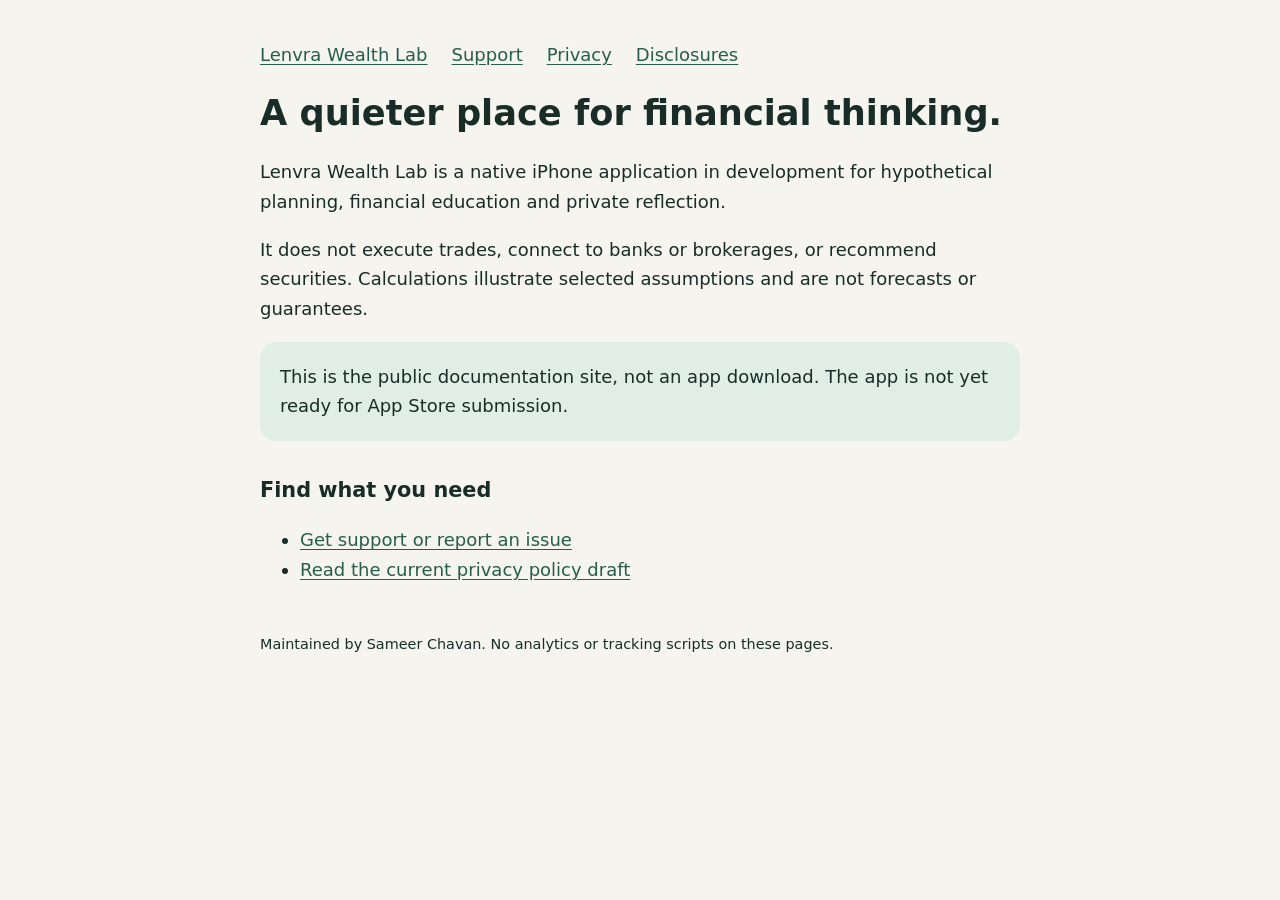
<file: docs/index.html>
<!doctype html><html lang="en"><head><meta charset="utf-8"><meta name="viewport" content="width=device-width, initial-scale=1"><title>A quieter place for financial thinking. — Lenvra Wealth Lab</title><link rel="stylesheet" href="style.css"></head><body><main><nav aria-label="Main"><a href="index.html">Lenvra Wealth Lab</a><a href="support.html">Support</a><a href="privacy.html">Privacy</a><a href="disclosures.html">Disclosures</a></nav><h1>A quieter place for financial thinking.</h1><p>Lenvra Wealth Lab is a native iPhone application in development for hypothetical planning, financial education and private reflection.</p><p>It does not execute trades, connect to banks or brokerages, or recommend securities. Calculations illustrate selected assumptions and are not forecasts or guarantees.</p><aside>This is the public documentation site, not an app download. The app is not yet ready for App Store submission.</aside><h2>Find what you need</h2><ul><li><a href="support.html">Get support or report an issue</a></li><li><a href="privacy.html">Read the current privacy policy draft</a></li></ul><footer>Maintained by Sameer Chavan. No analytics or tracking scripts on these pages.</footer></main></body></html>
</file>
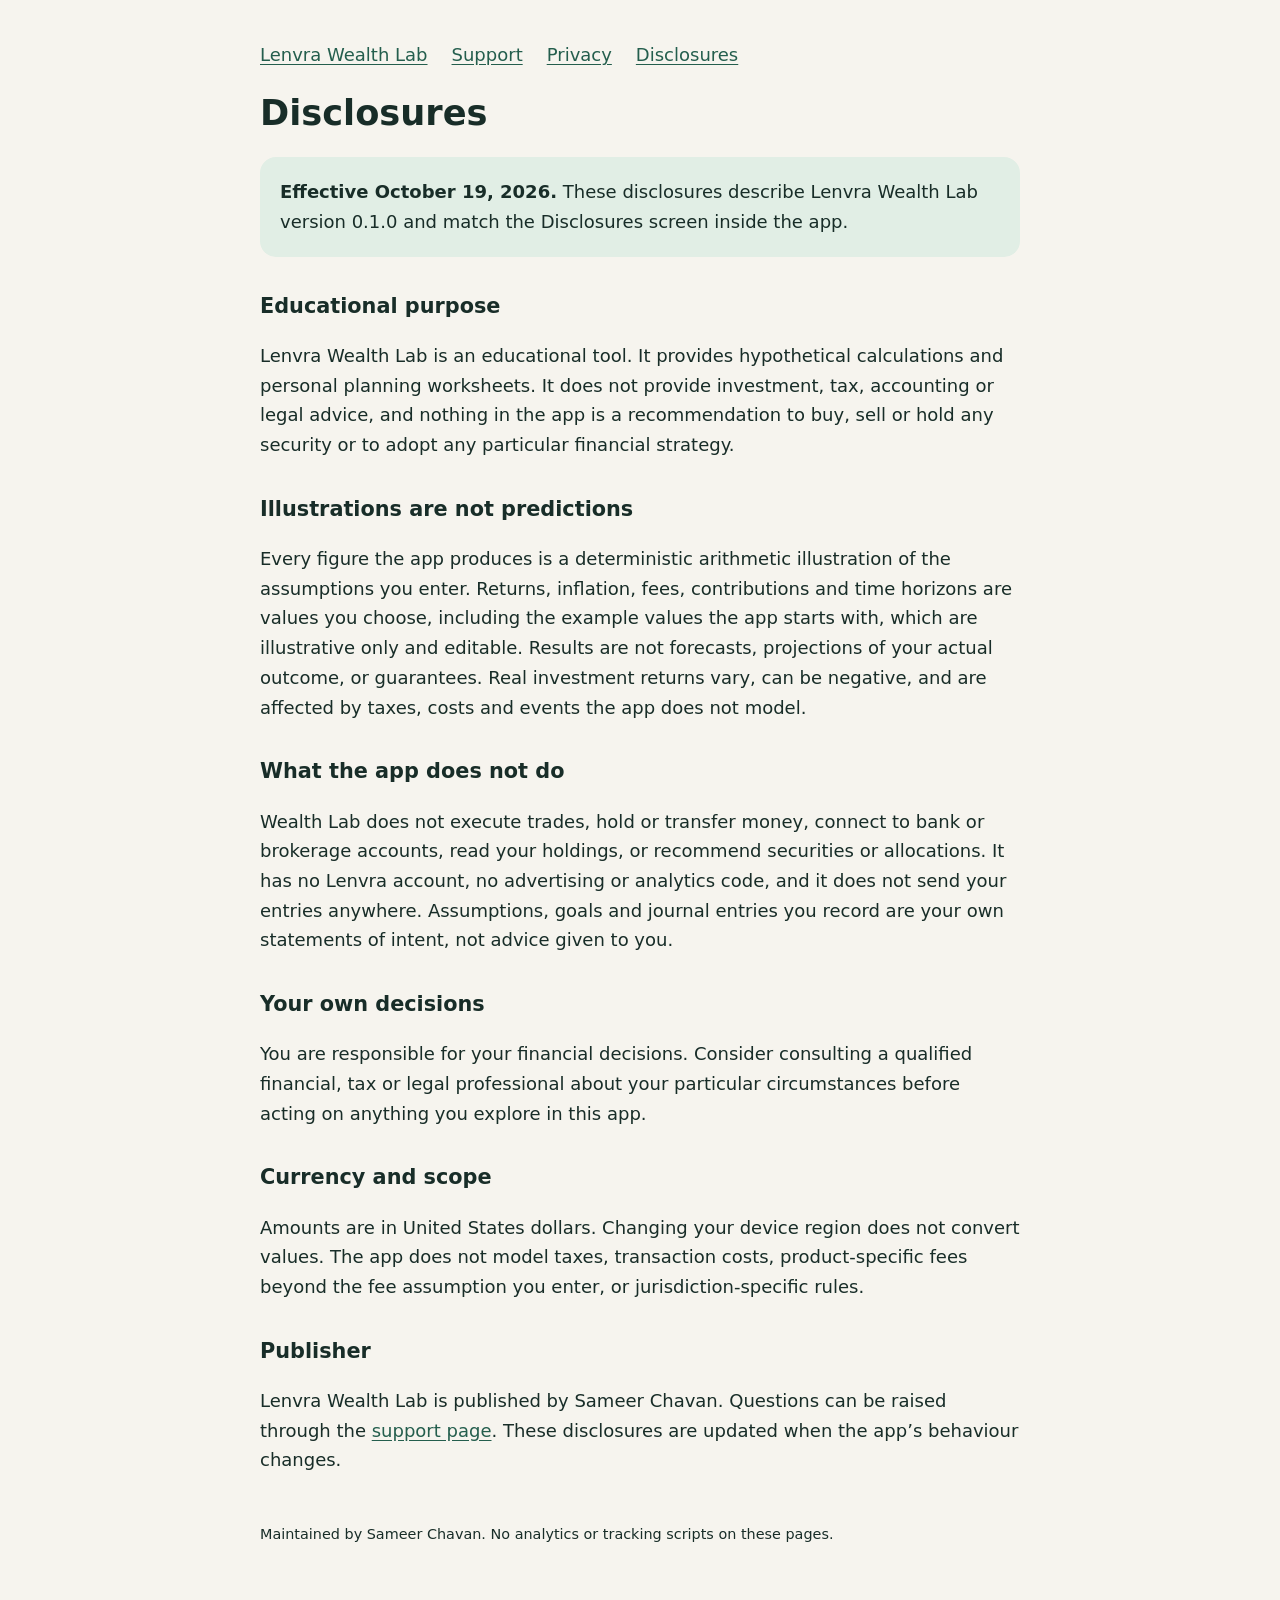
<file: docs/disclosures.html>
<!doctype html><html lang="en"><head><meta charset="utf-8"><meta name="viewport" content="width=device-width, initial-scale=1"><title>Disclosures — Lenvra Wealth Lab</title><link rel="stylesheet" href="style.css"></head><body><main><nav aria-label="Main"><a href="index.html">Lenvra Wealth Lab</a><a href="support.html">Support</a><a href="privacy.html">Privacy</a><a href="disclosures.html">Disclosures</a></nav><h1>Disclosures</h1><aside><strong>Effective October 19, 2026.</strong> These disclosures describe Lenvra Wealth Lab version 0.1.0 and match the Disclosures screen inside the app.</aside><h2>Educational purpose</h2><p>Lenvra Wealth Lab is an educational tool. It provides hypothetical calculations and personal planning worksheets. It does not provide investment, tax, accounting or legal advice, and nothing in the app is a recommendation to buy, sell or hold any security or to adopt any particular financial strategy.</p><h2>Illustrations are not predictions</h2><p>Every figure the app produces is a deterministic arithmetic illustration of the assumptions you enter. Returns, inflation, fees, contributions and time horizons are values you choose, including the example values the app starts with, which are illustrative only and editable. Results are not forecasts, projections of your actual outcome, or guarantees. Real investment returns vary, can be negative, and are affected by taxes, costs and events the app does not model.</p><h2>What the app does not do</h2><p>Wealth Lab does not execute trades, hold or transfer money, connect to bank or brokerage accounts, read your holdings, or recommend securities or allocations. It has no Lenvra account, no advertising or analytics code, and it does not send your entries anywhere. Assumptions, goals and journal entries you record are your own statements of intent, not advice given to you.</p><h2>Your own decisions</h2><p>You are responsible for your financial decisions. Consider consulting a qualified financial, tax or legal professional about your particular circumstances before acting on anything you explore in this app.</p><h2>Currency and scope</h2><p>Amounts are in United States dollars. Changing your device region does not convert values. The app does not model taxes, transaction costs, product-specific fees beyond the fee assumption you enter, or jurisdiction-specific rules.</p><h2>Publisher</h2><p>Lenvra Wealth Lab is published by Sameer Chavan. Questions can be raised through the <a href="support.html">support page</a>. These disclosures are updated when the app&rsquo;s behaviour changes.</p><footer>Maintained by Sameer Chavan. No analytics or tracking scripts on these pages.</footer></main></body></html>
</file>
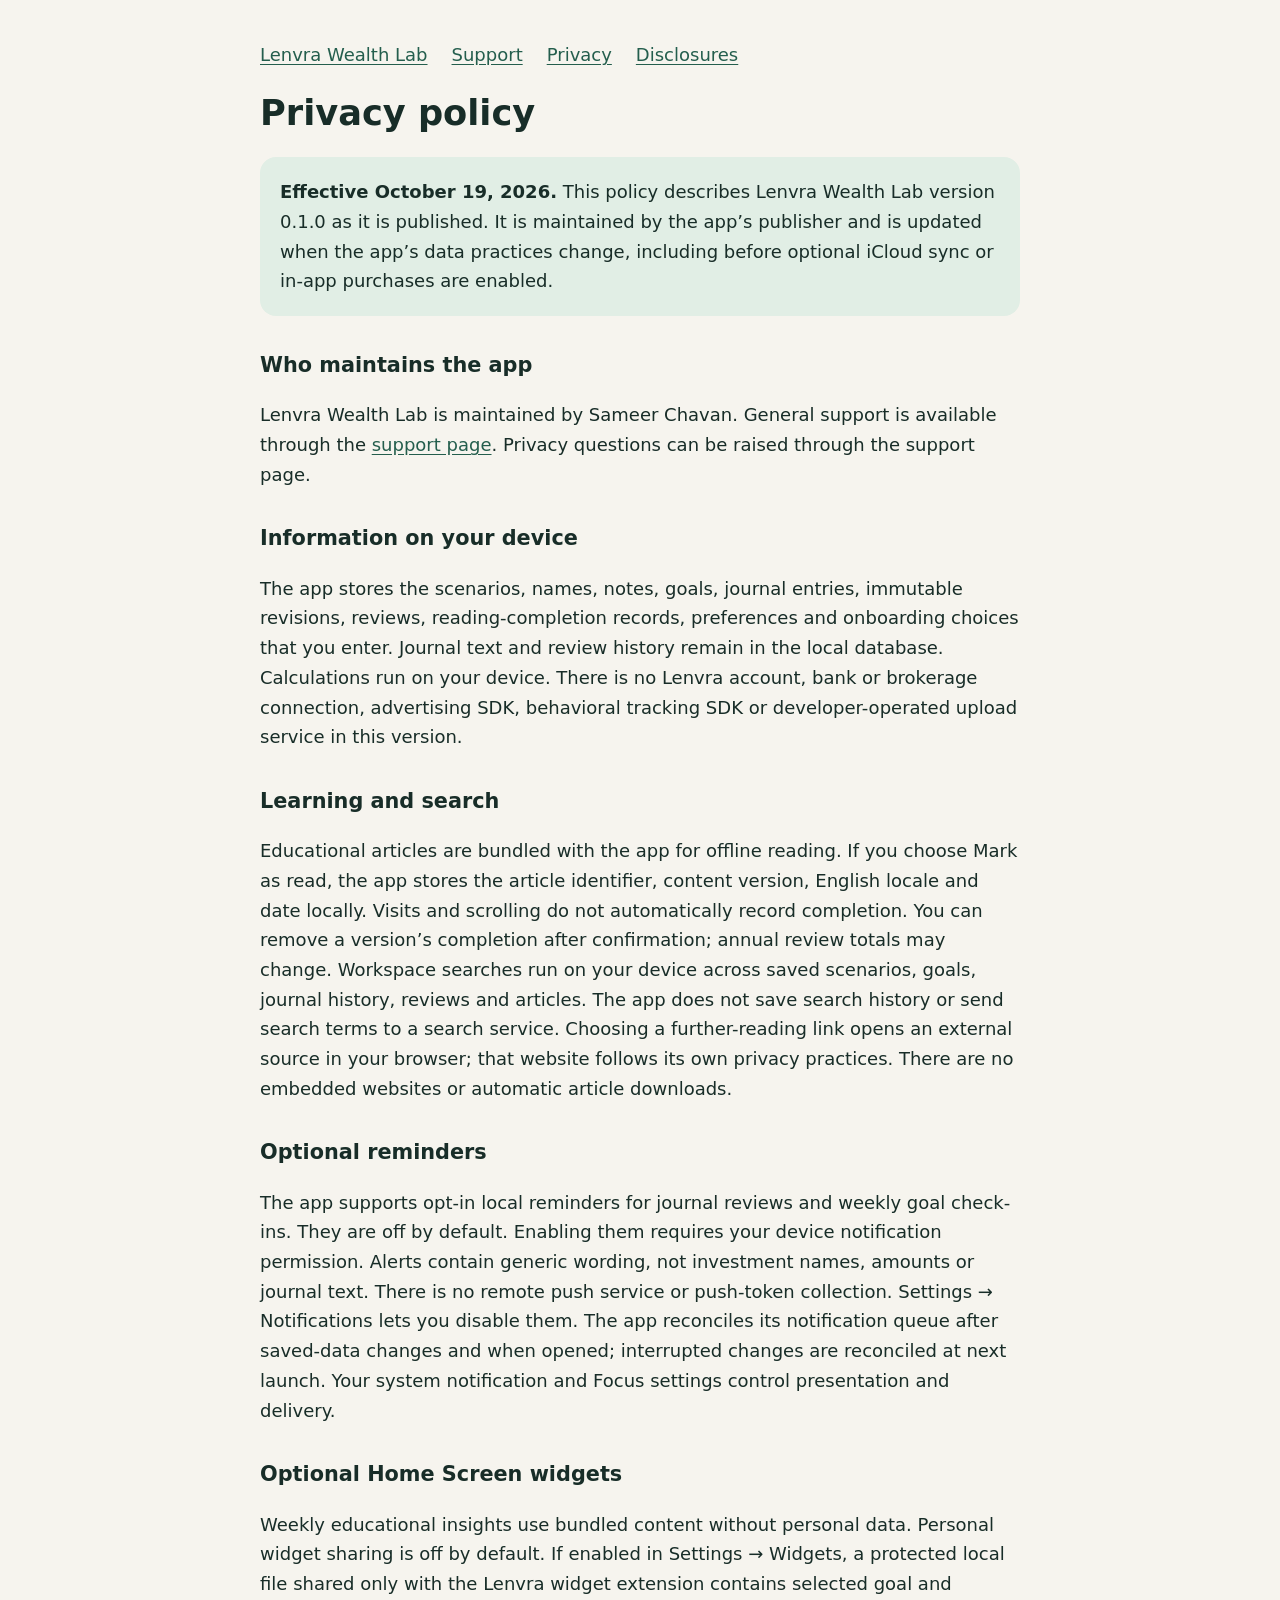
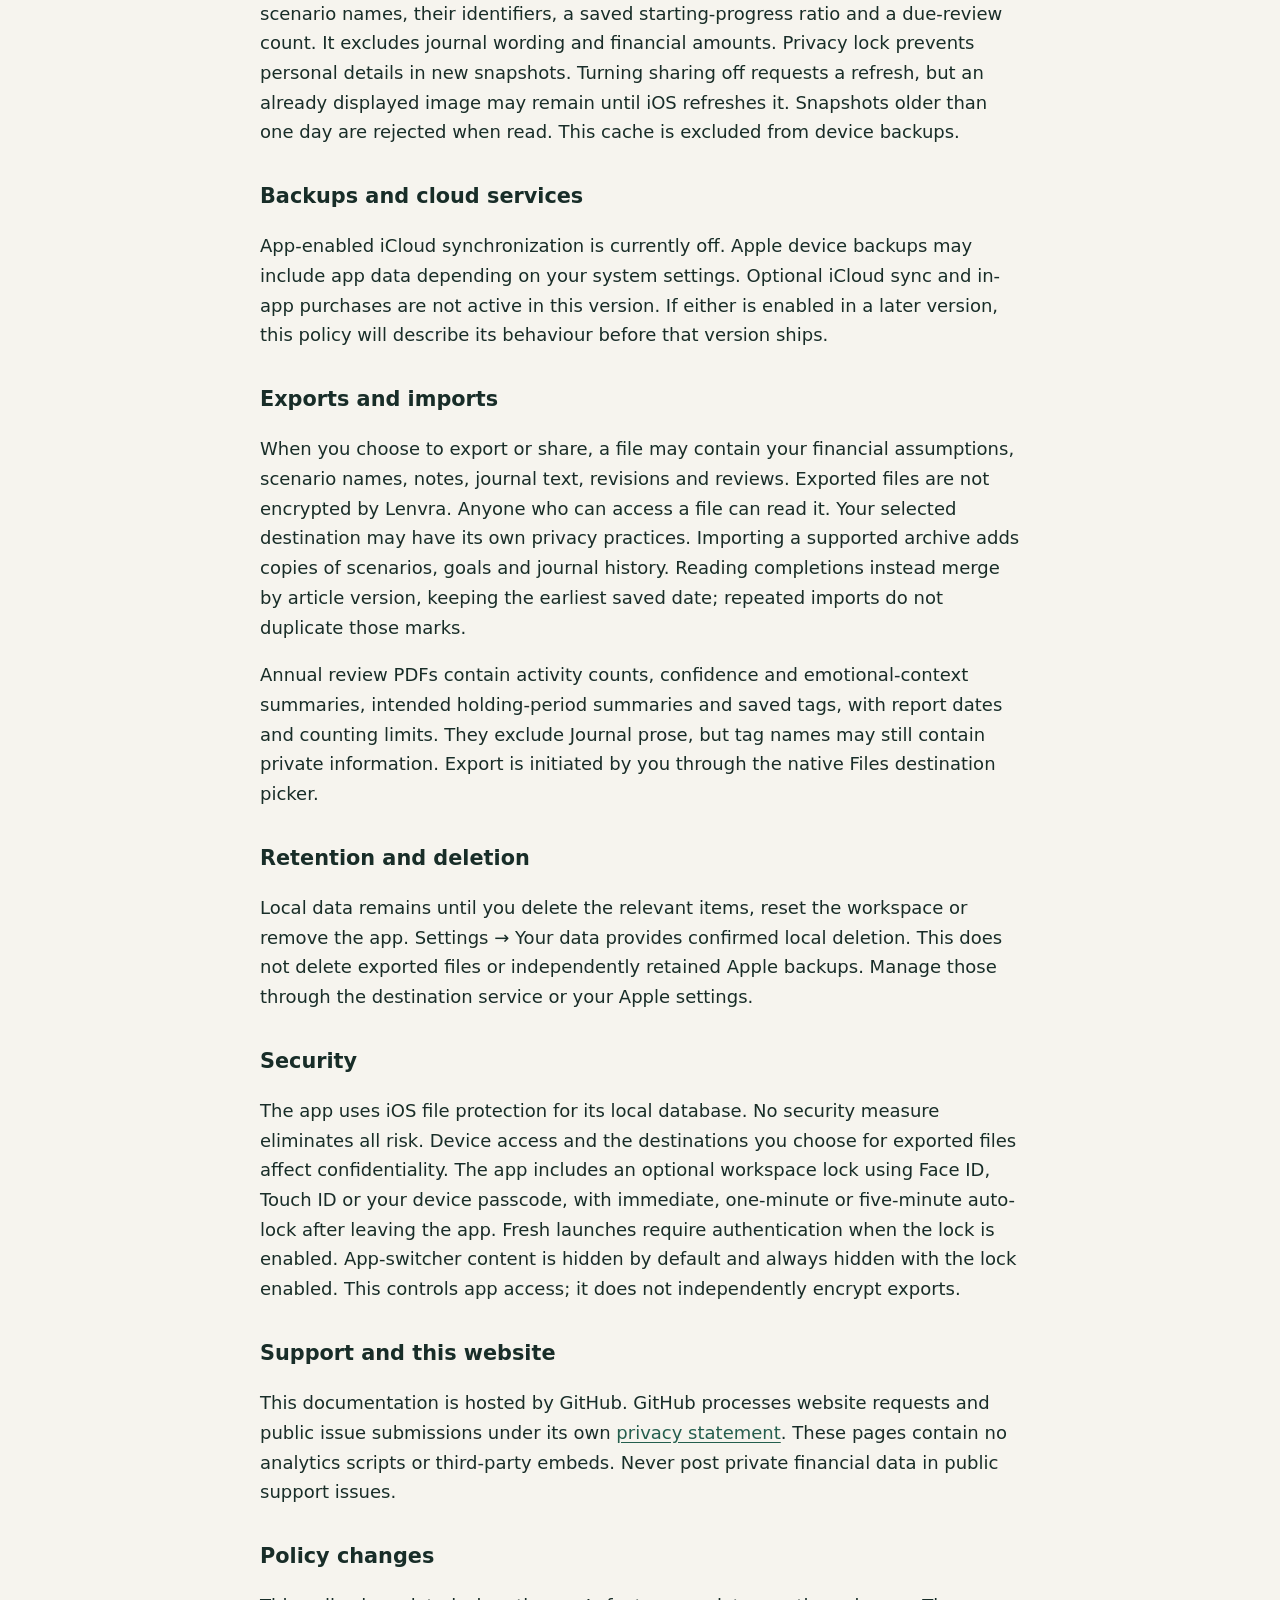
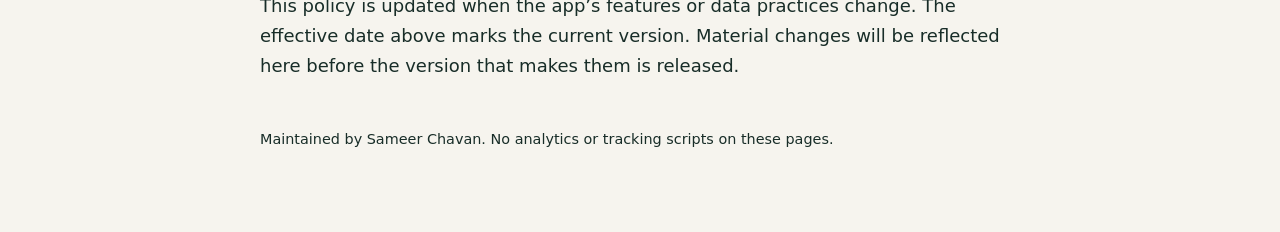
<file: docs/privacy.html>
<!doctype html><html lang="en"><head><meta charset="utf-8"><meta name="viewport" content="width=device-width, initial-scale=1"><title>Privacy policy — Lenvra Wealth Lab</title><link rel="stylesheet" href="style.css"></head><body><main><nav aria-label="Main"><a href="index.html">Lenvra Wealth Lab</a><a href="support.html">Support</a><a href="privacy.html">Privacy</a><a href="disclosures.html">Disclosures</a></nav><h1>Privacy policy</h1><aside><strong>Effective October 19, 2026.</strong> This policy describes Lenvra Wealth Lab version 0.1.0 as it is published. It is maintained by the app’s publisher and is updated when the app’s data practices change, including before optional iCloud sync or in-app purchases are enabled.</aside><h2>Who maintains the app</h2><p>Lenvra Wealth Lab is maintained by Sameer Chavan. General support is available through the <a href="support.html">support page</a>. Privacy questions can be raised through the support page.</p><h2>Information on your device</h2><p>The app stores the scenarios, names, notes, goals, journal entries, immutable revisions, reviews, reading-completion records, preferences and onboarding choices that you enter. Journal text and review history remain in the local database. Calculations run on your device. There is no Lenvra account, bank or brokerage connection, advertising SDK, behavioral tracking SDK or developer-operated upload service in this version.</p><h2>Learning and search</h2><p>Educational articles are bundled with the app for offline reading. If you choose Mark as read, the app stores the article identifier, content version, English locale and date locally. Visits and scrolling do not automatically record completion. You can remove a version’s completion after confirmation; annual review totals may change. Workspace searches run on your device across saved scenarios, goals, journal history, reviews and articles. The app does not save search history or send search terms to a search service. Choosing a further-reading link opens an external source in your browser; that website follows its own privacy practices. There are no embedded websites or automatic article downloads.</p><h2>Optional reminders</h2><p>The app supports opt-in local reminders for journal reviews and weekly goal check-ins. They are off by default. Enabling them requires your device notification permission. Alerts contain generic wording, not investment names, amounts or journal text. There is no remote push service or push-token collection. Settings → Notifications lets you disable them. The app reconciles its notification queue after saved-data changes and when opened; interrupted changes are reconciled at next launch. Your system notification and Focus settings control presentation and delivery.</p><h2>Optional Home Screen widgets</h2><p>Weekly educational insights use bundled content without personal data. Personal widget sharing is off by default. If enabled in Settings → Widgets, a protected local file shared only with the Lenvra widget extension contains selected goal and scenario names, their identifiers, a saved starting-progress ratio and a due-review count. It excludes journal wording and financial amounts. Privacy lock prevents personal details in new snapshots. Turning sharing off requests a refresh, but an already displayed image may remain until iOS refreshes it. Snapshots older than one day are rejected when read. This cache is excluded from device backups.</p><h2>Backups and cloud services</h2><p>App-enabled iCloud synchronization is currently off. Apple device backups may include app data depending on your system settings. Optional iCloud sync and in-app purchases are not active in this version. If either is enabled in a later version, this policy will describe its behaviour before that version ships.</p><h2>Exports and imports</h2><p>When you choose to export or share, a file may contain your financial assumptions, scenario names, notes, journal text, revisions and reviews. Exported files are not encrypted by Lenvra. Anyone who can access a file can read it. Your selected destination may have its own privacy practices. Importing a supported archive adds copies of scenarios, goals and journal history. Reading completions instead merge by article version, keeping the earliest saved date; repeated imports do not duplicate those marks.</p><p>Annual review PDFs contain activity counts, confidence and emotional-context summaries, intended holding-period summaries and saved tags, with report dates and counting limits. They exclude Journal prose, but tag names may still contain private information. Export is initiated by you through the native Files destination picker.</p><h2>Retention and deletion</h2><p>Local data remains until you delete the relevant items, reset the workspace or remove the app. Settings → Your data provides confirmed local deletion. This does not delete exported files or independently retained Apple backups. Manage those through the destination service or your Apple settings.</p><h2>Security</h2><p>The app uses iOS file protection for its local database. No security measure eliminates all risk. Device access and the destinations you choose for exported files affect confidentiality. The app includes an optional workspace lock using Face ID, Touch ID or your device passcode, with immediate, one-minute or five-minute auto-lock after leaving the app. Fresh launches require authentication when the lock is enabled. App-switcher content is hidden by default and always hidden with the lock enabled. This controls app access; it does not independently encrypt exports.</p><h2>Support and this website</h2><p>This documentation is hosted by GitHub. GitHub processes website requests and public issue submissions under its own <a href="https://docs.github.com/en/site-policy/privacy-policies/github-general-privacy-statement">privacy statement</a>. These pages contain no analytics scripts or third-party embeds. Never post private financial data in public support issues.</p><h2>Policy changes</h2><p>This policy is updated when the app’s features or data practices change. The effective date above marks the current version. Material changes will be reflected here before the version that makes them is released.</p><footer>Maintained by Sameer Chavan. No analytics or tracking scripts on these pages.</footer></main></body></html>
</file>
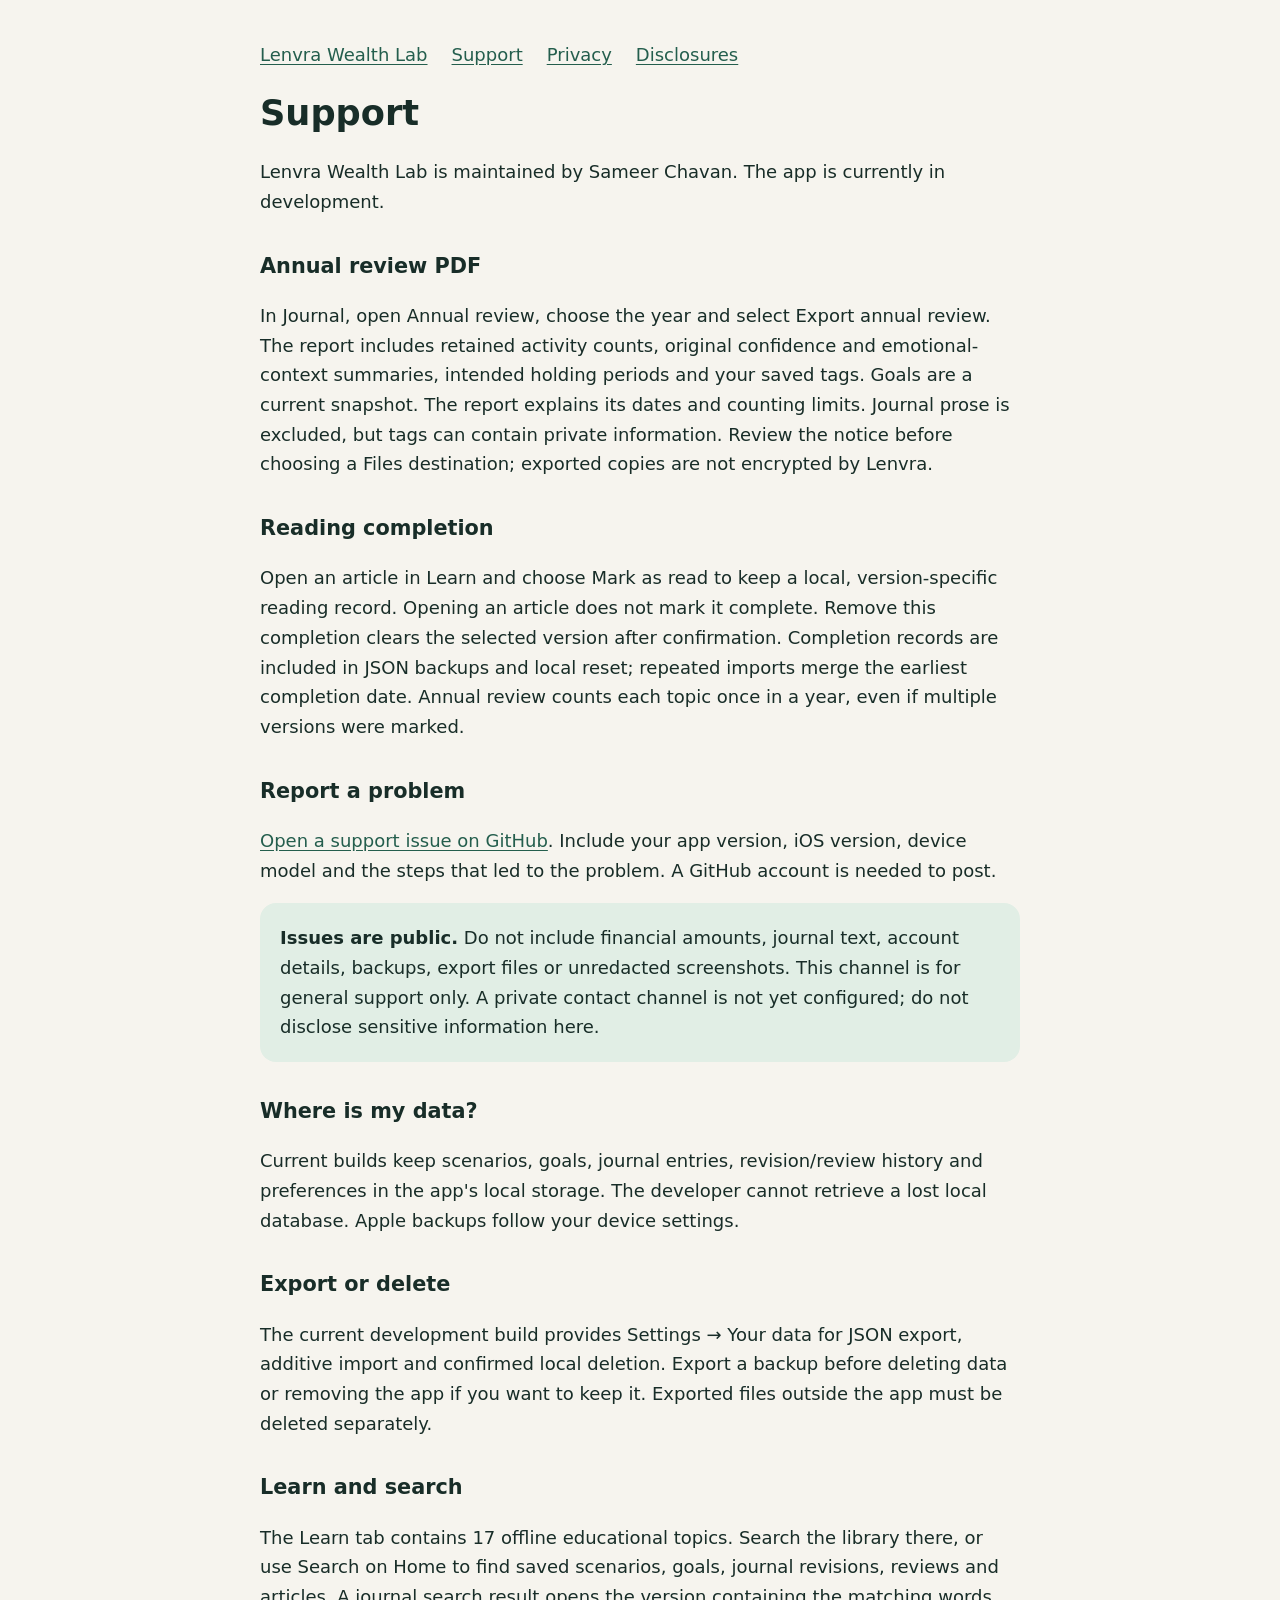
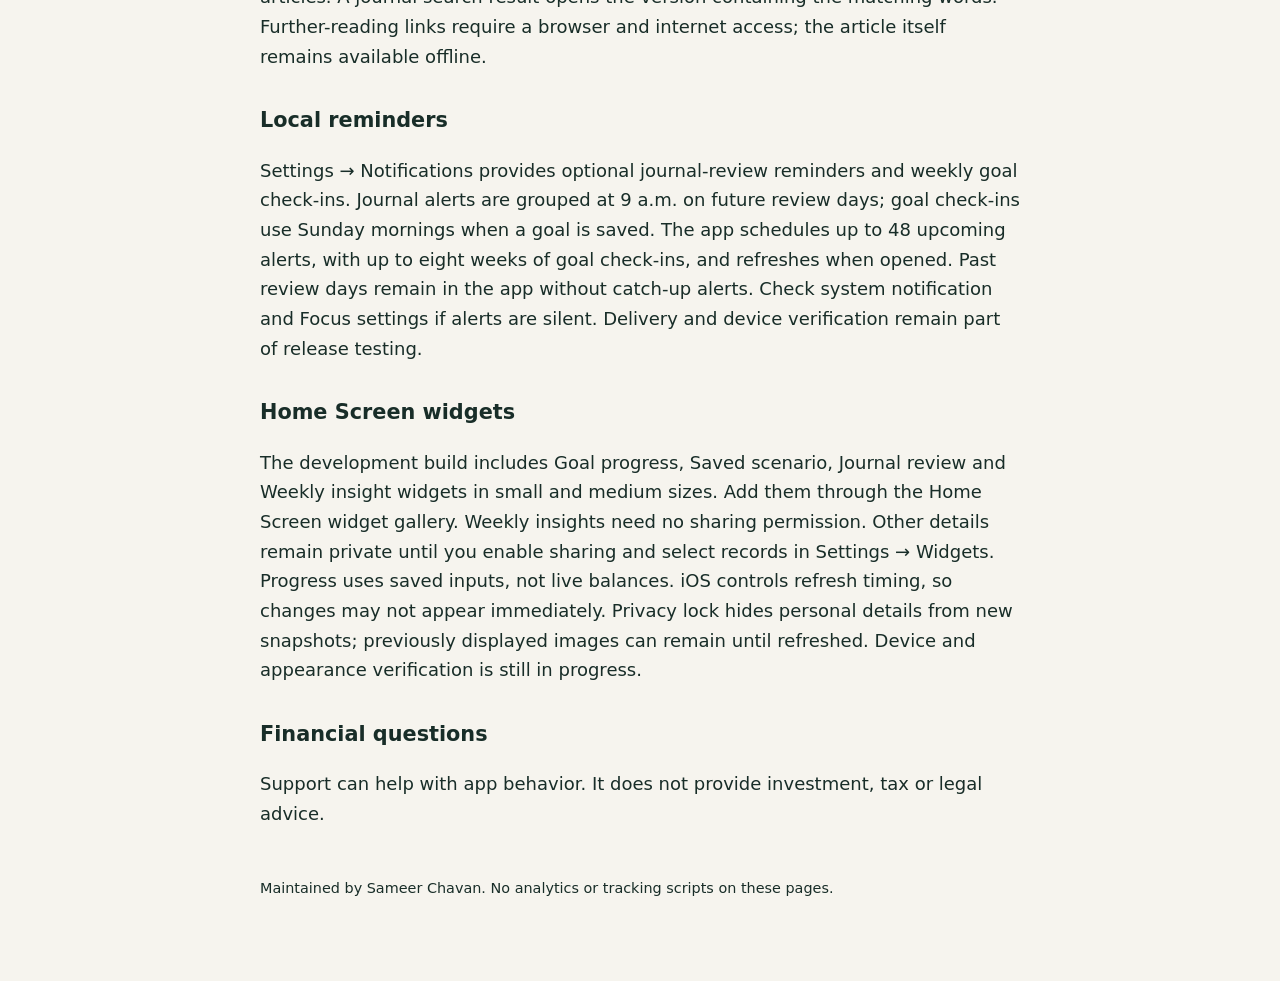
<file: docs/support.html>
<!doctype html><html lang="en"><head><meta charset="utf-8"><meta name="viewport" content="width=device-width, initial-scale=1"><title>Support — Lenvra Wealth Lab</title><link rel="stylesheet" href="style.css"></head><body><main><nav aria-label="Main"><a href="index.html">Lenvra Wealth Lab</a><a href="support.html">Support</a><a href="privacy.html">Privacy</a><a href="disclosures.html">Disclosures</a></nav><h1>Support</h1><p>Lenvra Wealth Lab is maintained by Sameer Chavan. The app is currently in development.</p><h2>Annual review PDF</h2><p>In Journal, open Annual review, choose the year and select Export annual review. The report includes retained activity counts, original confidence and emotional-context summaries, intended holding periods and your saved tags. Goals are a current snapshot. The report explains its dates and counting limits. Journal prose is excluded, but tags can contain private information. Review the notice before choosing a Files destination; exported copies are not encrypted by Lenvra.</p><h2>Reading completion</h2><p>Open an article in Learn and choose Mark as read to keep a local, version-specific reading record. Opening an article does not mark it complete. Remove this completion clears the selected version after confirmation. Completion records are included in JSON backups and local reset; repeated imports merge the earliest completion date. Annual review counts each topic once in a year, even if multiple versions were marked.</p><h2>Report a problem</h2><p><a href="https://github.com/schavan10/lenvra-wealth-lab-support/issues/new">Open a support issue on GitHub</a>. Include your app version, iOS version, device model and the steps that led to the problem. A GitHub account is needed to post.</p><aside><strong>Issues are public.</strong> Do not include financial amounts, journal text, account details, backups, export files or unredacted screenshots. This channel is for general support only. A private contact channel is not yet configured; do not disclose sensitive information here.</aside><h2>Where is my data?</h2><p>Current builds keep scenarios, goals, journal entries, revision/review history and preferences in the app's local storage. The developer cannot retrieve a lost local database. Apple backups follow your device settings.</p><h2>Export or delete</h2><p>The current development build provides Settings → Your data for JSON export, additive import and confirmed local deletion. Export a backup before deleting data or removing the app if you want to keep it. Exported files outside the app must be deleted separately.</p><h2>Learn and search</h2><p>The Learn tab contains 17 offline educational topics. Search the library there, or use Search on Home to find saved scenarios, goals, journal revisions, reviews and articles. A journal search result opens the version containing the matching words. Further-reading links require a browser and internet access; the article itself remains available offline.</p><h2>Local reminders</h2><p>Settings → Notifications provides optional journal-review reminders and weekly goal check-ins. Journal alerts are grouped at 9 a.m. on future review days; goal check-ins use Sunday mornings when a goal is saved. The app schedules up to 48 upcoming alerts, with up to eight weeks of goal check-ins, and refreshes when opened. Past review days remain in the app without catch-up alerts. Check system notification and Focus settings if alerts are silent. Delivery and device verification remain part of release testing.</p><h2>Home Screen widgets</h2><p>The development build includes Goal progress, Saved scenario, Journal review and Weekly insight widgets in small and medium sizes. Add them through the Home Screen widget gallery. Weekly insights need no sharing permission. Other details remain private until you enable sharing and select records in Settings → Widgets. Progress uses saved inputs, not live balances. iOS controls refresh timing, so changes may not appear immediately. Privacy lock hides personal details from new snapshots; previously displayed images can remain until refreshed. Device and appearance verification is still in progress.</p><h2>Financial questions</h2><p>Support can help with app behavior. It does not provide investment, tax or legal advice.</p><footer>Maintained by Sameer Chavan. No analytics or tracking scripts on these pages.</footer></main></body></html>
</file>
<file: docs/style.css>
body{margin:0;background:#f6f4ee;color:#182d28;font:18px/1.65 system-ui,sans-serif}main{max-width:760px;margin:auto;padding:40px 24px 80px}a{color:#245e4d;text-underline-offset:3px}h1{font-size:2.2rem;line-height:1.15}h2{font-size:1.3rem;margin-top:2rem}nav{display:flex;gap:24px;flex-wrap:wrap}aside{background:#e1eee5;border-radius:16px;padding:20px}footer{margin-top:48px;font-size:.9rem}@media(prefers-color-scheme:dark){body{background:#111c1a;color:#f4f3eb}a{color:#a8dbc1}aside{background:#294338}}
</file>
